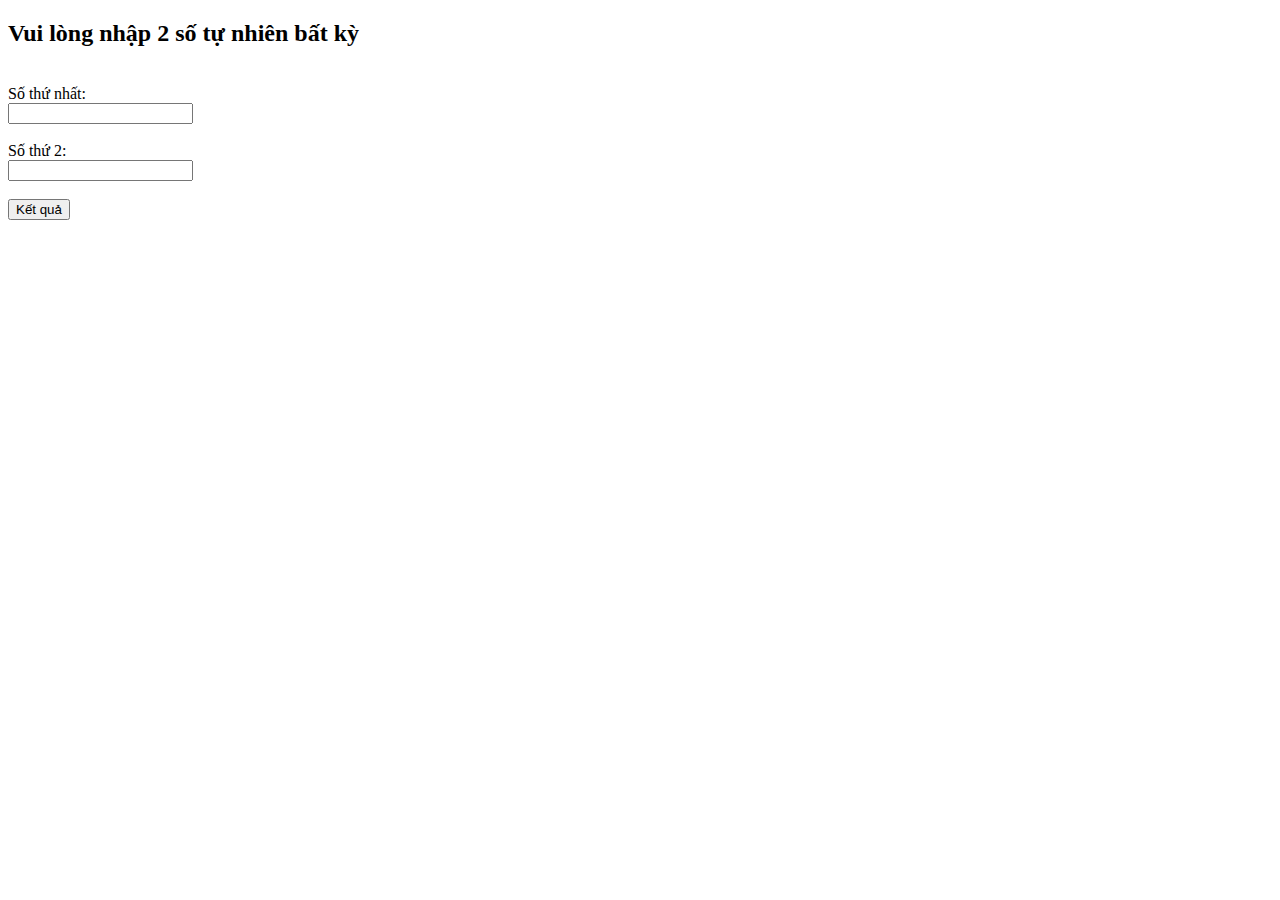
<file: BT 01/index.html>
<!DOCTYPE html>
<html lang="en">

<head>
    <meta charset="UTF-8">
    <meta http-equiv="X-UA-Compatible" content="IE=edge">
    <meta name="viewport" content="width=device-width, initial-scale=1.0">
    <title>Document</title>
</head>

<body>
    <h2>Vui lòng nhập 2 số tự nhiên bất kỳ</h2>
    <br>
    <form>
        <label for="number1">Số thứ nhất: </label><br>

        <input type="text" id="number1"><br><br>

        <label for="number2">Số thứ 2: </label><br>

        <input type="text" id="number2" ><br /><br>

        <input type="button" onclick="sum()" value="Kết quả">

        <p id="result"></p><br>

    </form>



    <script src="./main.js"></script>
</body>

</html>
</file>
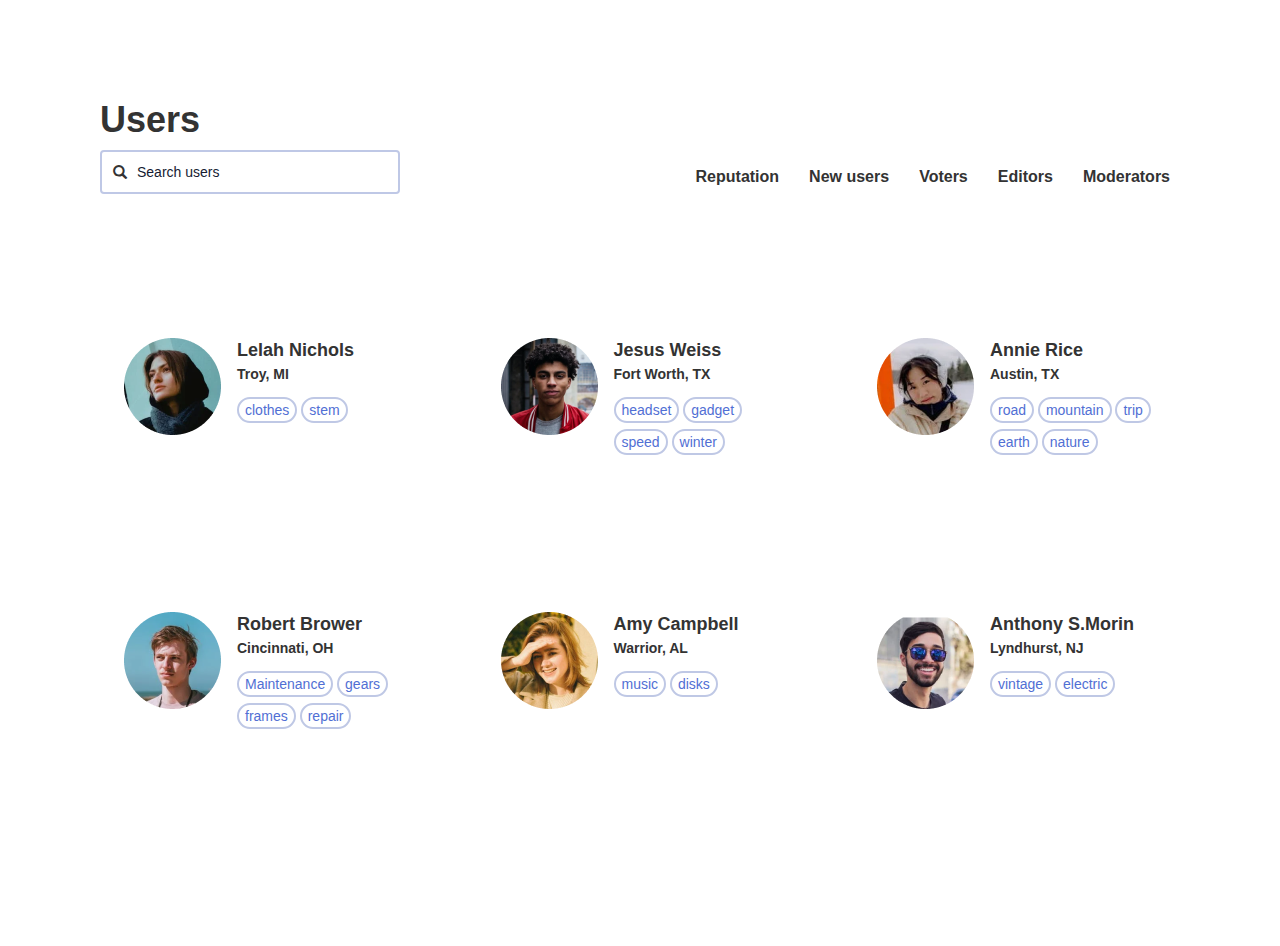
<file: BT 03/index.html>
<!DOCTYPE html>
<html lang="en">

<head>
    <meta charset="UTF-8">
    <meta http-equiv="X-UA-Compatible" content="IE=edge">
    <meta name="viewport" content="width=device-width, initial-scale=1.0">
    <title>Users</title>
    <link rel="stylesheet" href="https://maxcdn.bootstrapcdn.com/bootstrap/3.4.1/css/bootstrap.min.css">
    <link rel="stylesheet" href="style.css">
</head>

<body>
    <div class="header">
        <h1 class="title"><strong>Users</strong></h1>
        <div class="nav-container">
            <form class="search">
                <span class="icon"><i class="glyphicon glyphicon-search"></i></span>
                <input class="input" type="text" placeholder="Search users" name="search">
            </form>
            <ul class="nav-list">
                <li class="nav-item">Reputation</li>
                <li class="nav-item">New users</li>
                <li class="nav-item">Voters</li>
                <li class="nav-item">Editors</li>
                <li class="nav-item">Moderators</li>
            </ul>
        </div>
    </div>
    <div class="main">
        <div class="users">
            <div class="users-item">
                <img class="avatar-user" src="./IMG/lelah.png" />
                <div class="info-user">
                    <div class="info-txt">
                        <p class="txt">Lelah Nichols</p>
                        <p class="sub-txt">Troy, MI</p>
                    </div>
                    <div class="info-hashtag">
                        <button class="btn-tag">clothes</button>
                        <button class="btn-tag">stem</button>
                    </div>
                </div>
            </div>
            <div class="users-item">
                <img class="avatar-user" src="./IMG/jesus.png" />
                <div class="info-user">
                    <div class="info-txt">
                        <p class="txt">Jesus Weiss</p>
                        <p class="sub-txt">Fort Worth, TX</p>
                    </div>
                    <div class="info-hashtag">
                        <button class="btn-tag">headset</button>
                        <button class="btn-tag">gadget</button>
                        <button class="btn-tag">speed</button>
                        <button class="btn-tag">winter</button>
                    </div>
                </div>
            </div>
            <div class="users-item">
                <img class="avatar-user" src="./IMG/annie.png" />
                <div class="info-user">
                    <div class="info-txt">
                        <p class="txt">Annie Rice</p>
                        <p class="sub-txt">Austin, TX</p>
                    </div>
                    <div class="info-hashtag">
                        <button class="btn-tag">road</button>
                        <button class="btn-tag">mountain</button>
                        <button class="btn-tag">trip</button>
                        <button class="btn-tag">earth</button>
                        <button class="btn-tag">nature</button>
                    </div>
                </div>
            </div>
        </div>
        <div class="users">
            <div class="users-item">
                <img class="avatar-user" src="./IMG/robert.png" />
                <div class="info-user">
                    <div class="info-txt">
                        <p class="txt">Robert Brower</p>
                        <p class="sub-txt">Cincinnati, OH</p>

                    </div>
                    <div class="info-hashtag">
                        <button class="btn-tag">Maintenance</button>
                        <button class="btn-tag">gears</button>
                        <button class="btn-tag">frames</button>
                        <button class="btn-tag">repair</button>
                    </div>
                </div>
            </div>
            <div class="users-item">
                <img class="avatar-user" src="./IMG/amy.png" />
                <div class="info-user">
                    <div class="info-txt">
                        <p class="txt">Amy Campbell</p>
                        <p class="sub-txt">Warrior, AL</p>

                    </div>
                    <div class="info-hashtag">
                        <button class="btn-tag">music</button>
                        <button class="btn-tag">disks</button>
                    </div>
                </div>
            </div>
            <div class="users-item">
                <img class="avatar-user" src="./IMG/anthony.png" />
                <div class="info-user">
                    <div class="info-txt">
                        <p class="txt">Anthony S.Morin</p>
                        <p class="sub-txt">Lyndhurst, NJ</p>

                    </div>
                    <div class="info-hashtag">
                        <button class="btn-tag">vintage</button>
                        <button class="btn-tag">electric</button>
                    </div>
                </div>
            </div>
        </div>
    </div>
</body>

</html>
</file>
<file: BT 03/style.css>
.header {
    margin: 100px;
}

.title {}

.nav-container {
    display: flex;
    flex-direction: row;
    justify-content: space-between;
}

.search {
    position: relative;
}

.input {
    padding: 10px;
    padding-left: 35px;
    width: 300px;
    border-color: #BFC8E6;
    border-radius: 4px;
    border-style: solid;
}

.input::placeholder {
    color: #151b32;
}

.icon {
    position: absolute;
    top: 13px;
    left: 13px;
}

.glyphicon glyphicon-search {
    height: 32px;
    width: 32px;
}

.nav-list {
    display: flex;
    flex-direction: row;
    column-gap: 10px;
    list-style: none;
}

.nav-item {
    font-size: 16px;
    font-weight: bolder;
    padding: 16px 10px;

}

.nav-item:hover {
    color: white;
    background-color: #849FFF;
    border-radius: 10px;
    text-shadow: 1px 5px 2px #516FD4;
}

.main {
    margin: 100px;
    display: flex;
    flex-direction: column;
    row-gap: 16px;
}

.users {
    display: flex;
    justify-content: space-between;
}

.users-item {
    display: flex;
    flex-direction: row;
    padding: 24px;
    width: 327px;
    height: 208px;
    margin-bottom: 50px;
    column-gap: 16px;
    cursor: pointer;
}

.users-item:hover {
    border-radius: 16px;
    box-shadow: 1px 2px 10px #BFC8E6;
    border-color: #BFC8E6;
}

.txt {
    font-size: 18px;
    font-weight: bolder;
    margin-bottom: 0;
}

.sub-txt {
    font-size: 14px;
    font-weight: bolder;
    margin-top: 0px;
}

.avatar-user {
    height: 97px;
    width: 97px;
}

.info-user {}

.info-txt {}

.info-hashtag {}

.btn-tag {
    border-color: #BFC8E5;
    color: #516FD4;
    border-radius: 16px;
    border-style: solid;
    margin: 3px 0;
    background-color: white;
}
</file>
